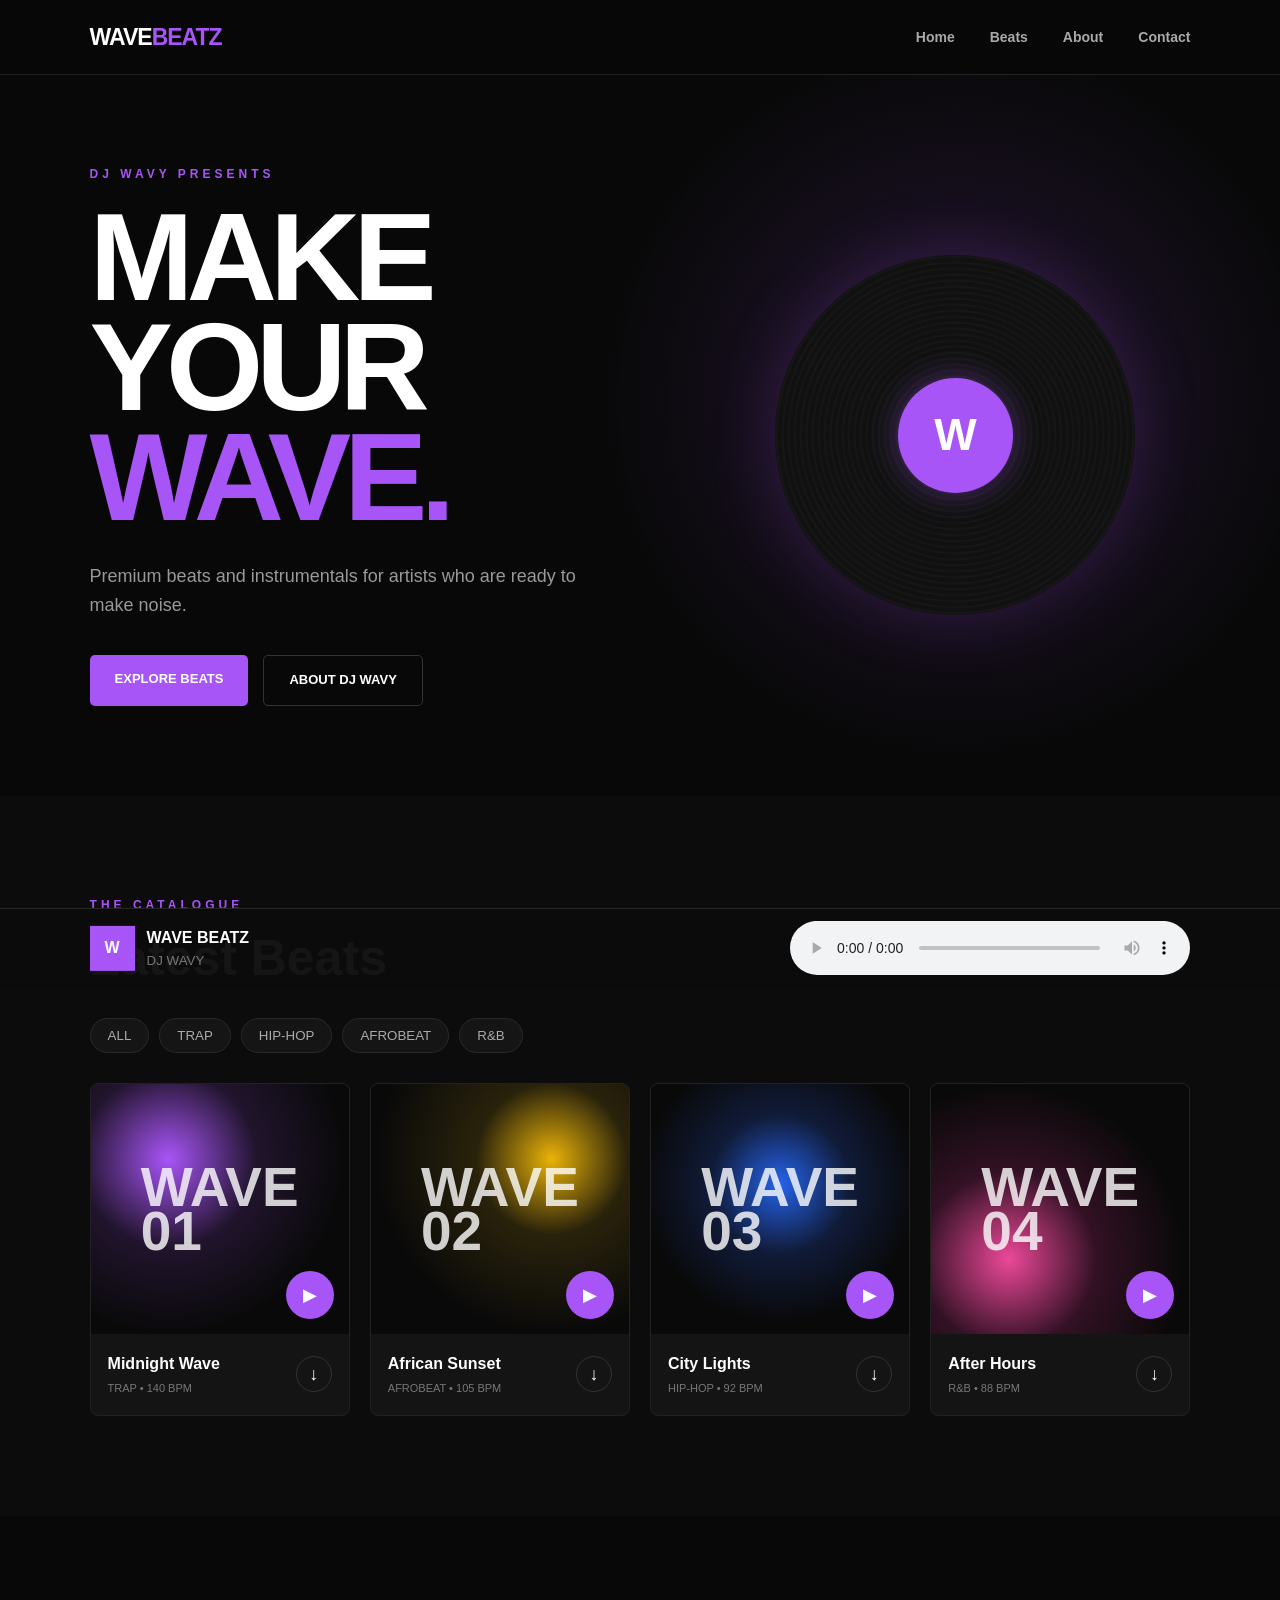
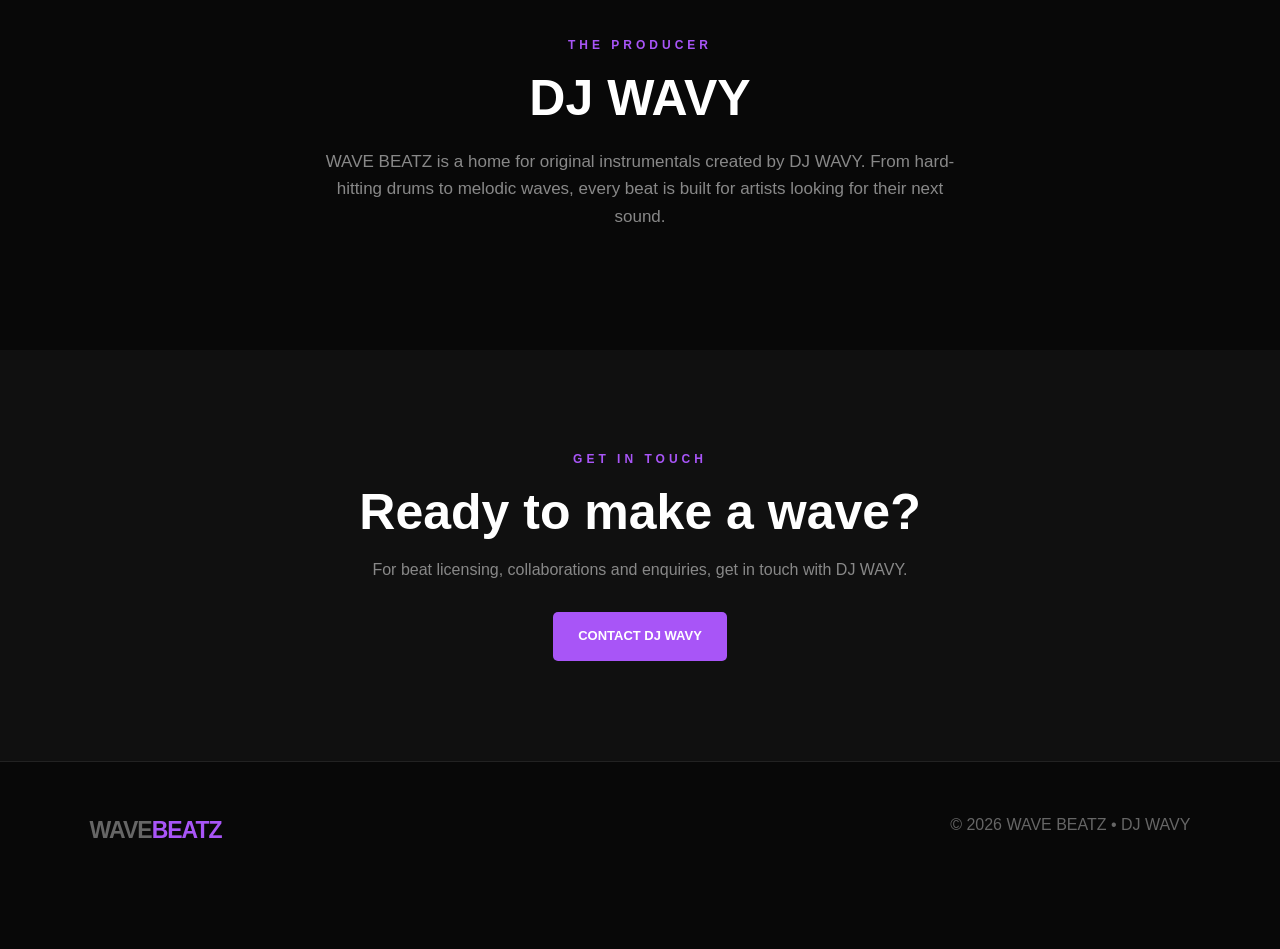
<file: index.html>
<!DOCTYPE html>
<html lang="en">
<head>
    <meta charset="UTF-8">

    <meta name="viewport"
          content="width=device-width, initial-scale=1.0">

    <meta name="description"
          content="WAVE BEATZ by DJ WAVY — premium beats, instrumentals and music for artists.">

    <meta name="keywords"
          content="DJ WAVY, WAVE BEATZ, beats, instrumentals, hip hop beats, trap beats, afrobeat">

    <meta name="author"
          content="DJ WAVY">

    <meta property="og:title"
          content="WAVE BEATZ — DJ WAVY">

    <meta property="og:description"
          content="Premium beats and instrumentals by DJ WAVY.">

    <meta property="og:type"
          content="website">

    <title>WAVE BEATZ — DJ WAVY</title>

    <link rel="stylesheet" href="css/style.css">
</head>

<body>

<header class="navbar">

    <a href="index.html" class="logo">
        WAVE<span>BEATZ</span>
    </a>

    <nav>
        <a href="#home">Home</a>
        <a href="#beats">Beats</a>
        <a href="#about">About</a>
        <a href="#contact">Contact</a>
    </nav>

    <button class="menu-btn" onclick="toggleMenu()">☰</button>

</header>


<main>

<section id="home" class="hero">

    <div class="hero-content">

        <p class="eyebrow">DJ WAVY PRESENTS</p>

        <h1>
            MAKE YOUR
            <span>WAVE.</span>
        </h1>

        <p class="hero-text">
            Premium beats and instrumentals for artists
            who are ready to make noise.
        </p>

        <div class="hero-buttons">

            <a href="#beats" class="btn primary">
                EXPLORE BEATS
            </a>

            <a href="#about" class="btn secondary">
                ABOUT DJ WAVY
            </a>

        </div>

    </div>

    <div class="hero-art">

        <div class="vinyl">
            <div class="vinyl-center">
                W
            </div>
        </div>

    </div>

</section>


<section id="beats" class="beats-section">

    <div class="section-heading">

        <div>
            <p class="eyebrow">THE CATALOGUE</p>

            <h2>Latest Beats</h2>
        </div>

        <div class="search-box">

            <input
                type="search"
                id="searchInput"
                placeholder="Search beats..."
                onkeyup="searchBeats()">

        </div>

    </div>


    <div class="categories">

        <button onclick="filterBeats('all')">
            ALL
        </button>

        <button onclick="filterBeats('trap')">
            TRAP
        </button>

        <button onclick="filterBeats('hiphop')">
            HIP-HOP
        </button>

        <button onclick="filterBeats('afro')">
            AFROBEAT
        </button>

        <button onclick="filterBeats('rnb')">
            R&B
        </button>

    </div>


    <div class="beat-grid" id="beatGrid">


        <!-- BEAT 1 -->

        <article class="beat-card"
                 data-name="Midnight Wave"
                 data-genre="trap">

            <div class="cover">

                <div class="cover-text">
                    WAVE<br>01
                </div>

                <button class="play-btn"
                        onclick="playBeat('Midnight Wave', 'audio/midnight-wave.mp3')">
                    ▶
                </button>

            </div>

            <div class="beat-info">

                <div>

                    <h3>Midnight Wave</h3>

                    <p>TRAP • 140 BPM</p>

                </div>

                <button class="download-btn"
                        onclick="downloadBeat('audio/midnight-wave.mp3')">
                    ↓
                </button>

            </div>

        </article>


        <!-- BEAT 2 -->

        <article class="beat-card"
                 data-name="African Sunset"
                 data-genre="afro">

            <div class="cover cover-two">

                <div class="cover-text">
                    WAVE<br>02
                </div>

                <button class="play-btn"
                        onclick="playBeat('African Sunset', 'audio/african-sunset.mp3')">
                    ▶
                </button>

            </div>

            <div class="beat-info">

                <div>

                    <h3>African Sunset</h3>

                    <p>AFROBEAT • 105 BPM</p>

                </div>

                <button class="download-btn"
                        onclick="downloadBeat('audio/african-sunset.mp3')">
                    ↓
                </button>

            </div>

        </article>


        <!-- BEAT 3 -->

        <article class="beat-card"
                 data-name="City Lights"
                 data-genre="hiphop">

            <div class="cover cover-three">

                <div class="cover-text">
                    WAVE<br>03
                </div>

                <button class="play-btn"
                        onclick="playBeat('City Lights', 'audio/city-lights.mp3')">
                    ▶
                </button>

            </div>

            <div class="beat-info">

                <div>

                    <h3>City Lights</h3>

                    <p>HIP-HOP • 92 BPM</p>

                </div>

                <button class="download-btn"
                        onclick="downloadBeat('audio/city-lights.mp3')">
                    ↓
                </button>

            </div>

        </article>


        <!-- BEAT 4 -->

        <article class="beat-card"
                 data-name="After Hours"
                 data-genre="rnb">

            <div class="cover cover-four">

                <div class="cover-text">
                    WAVE<br>04
                </div>

                <button class="play-btn"
                        onclick="playBeat('After Hours', 'audio/after-hours.mp3')">
                    ▶
                </button>

            </div>

            <div class="beat-info">

                <div>

                    <h3>After Hours</h3>

                    <p>R&B • 88 BPM</p>

                </div>

                <button class="download-btn"
                        onclick="downloadBeat('audio/after-hours.mp3')">
                    ↓
                </button>

            </div>

        </article>


    </div>

</section>


<section id="about" class="about">

    <p class="eyebrow">THE PRODUCER</p>

    <h2>DJ WAVY</h2>

    <p>
        WAVE BEATZ is a home for original instrumentals
        created by DJ WAVY. From hard-hitting drums to
        melodic waves, every beat is built for artists
        looking for their next sound.
    </p>

</section>


<section id="contact" class="contact">

    <p class="eyebrow">GET IN TOUCH</p>

    <h2>Ready to make a wave?</h2>

    <p>
        For beat licensing, collaborations and enquiries,
        get in touch with DJ WAVY.
    </p>

    <a href="mailto:contact@wavebeatz.com"
       class="btn primary">
        CONTACT DJ WAVY
    </a>

</section>

</main>


<!-- MUSIC PLAYER -->

<div class="player" id="player">

    <div class="player-info">

        <div class="mini-cover">
            W
        </div>

        <div>

            <strong id="playerTitle">
                WAVE BEATZ
            </strong>

            <small>
                DJ WAVY
            </small>

        </div>

    </div>

    <audio id="audioPlayer"
           controls>
    </audio>

</div>


<footer>

    <div class="logo">
        WAVE<span>BEATZ</span>
    </div>

    <p>
        © 2026 WAVE BEATZ • DJ WAVY
    </p>

</footer>


<script src="js/script.js"></script>

</body>
</html>
</file>
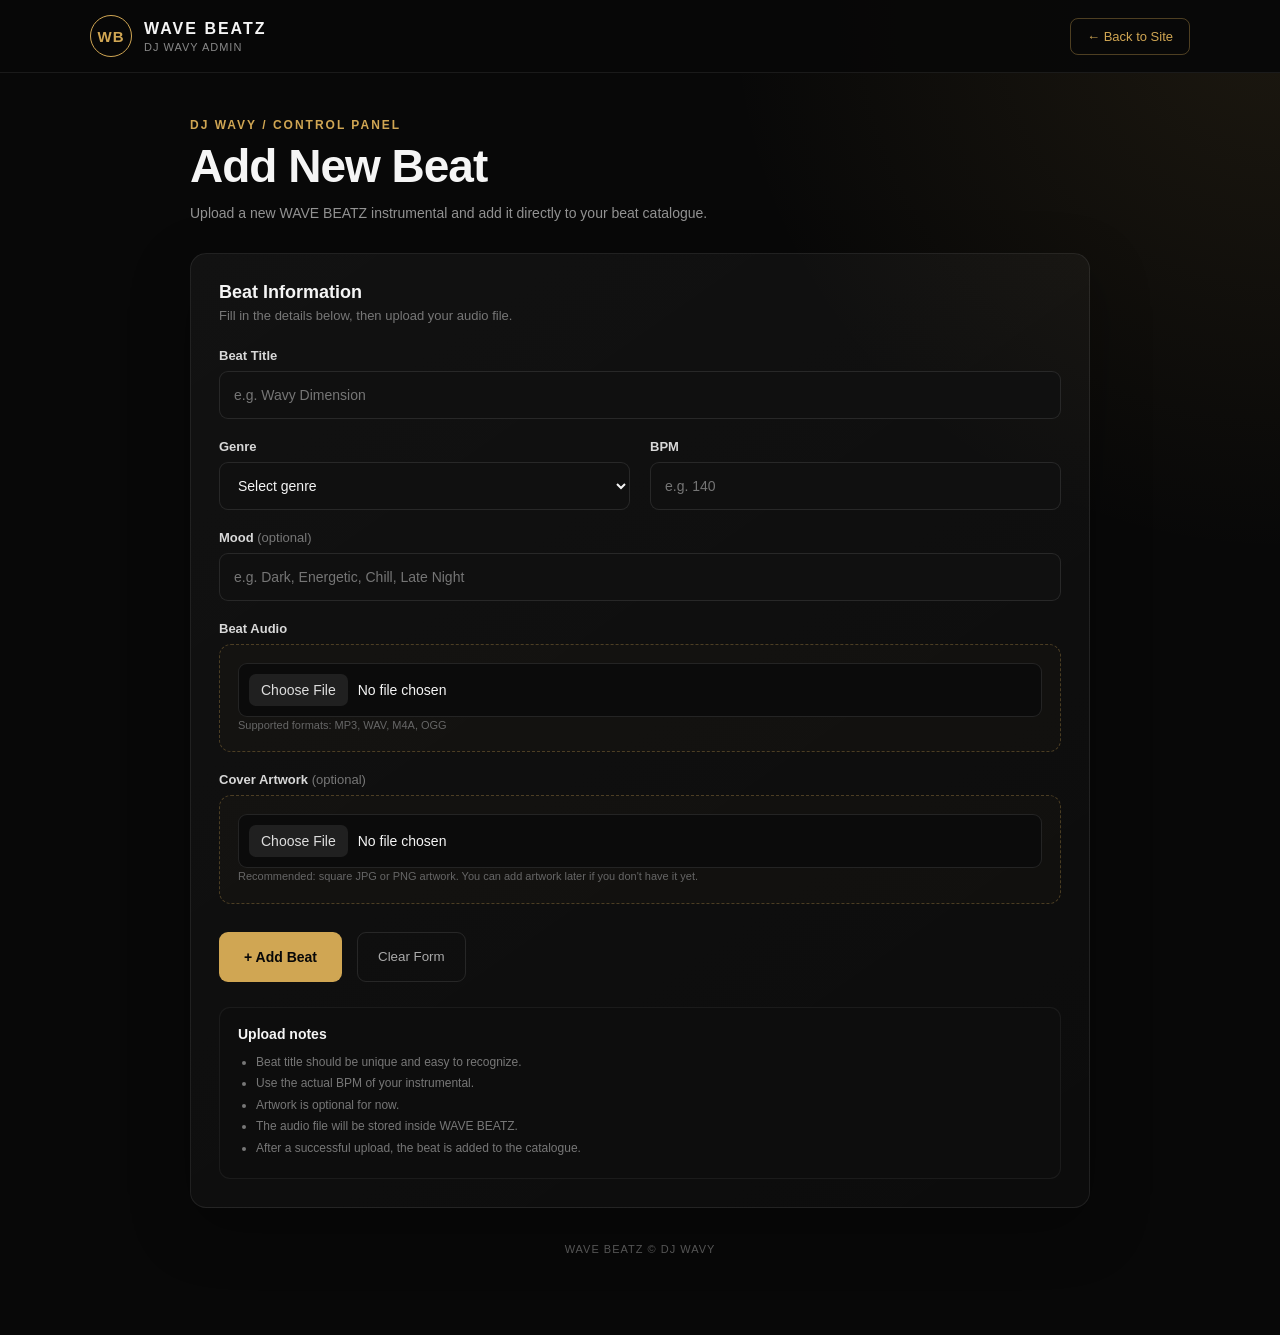
<file: templates/admin.html>
<!DOCTYPE html>
<html lang="en">
<head>
    <meta charset="UTF-8">

    <meta
        name="viewport"
        content="width=device-width, initial-scale=1.0"
    >

    <title>WAVE BEATZ — Admin</title>

    <meta
        name="description"
        content="WAVE BEATZ DJ WAVY admin beat management"
    >

    <style>
        * {
            box-sizing: border-box;
            margin: 0;
            padding: 0;
        }

        body {
            min-height: 100vh;
            background:
                radial-gradient(
                    circle at top right,
                    rgba(208, 166, 83, 0.10),
                    transparent 30%
                ),
                #080808;
            color: #f5f5f5;
            font-family:
                Arial,
                Helvetica,
                sans-serif;
        }

        a {
            color: inherit;
            text-decoration: none;
        }

        .topbar {
            width: 100%;
            border-bottom: 1px solid rgba(255,255,255,0.08);
            background: rgba(8,8,8,0.96);
        }

        .topbar-inner {
            width: min(1100px, 92%);
            min-height: 72px;
            margin: auto;
            display: flex;
            align-items: center;
            justify-content: space-between;
            gap: 20px;
        }

        .brand {
            display: flex;
            align-items: center;
            gap: 12px;
        }

        .brand-mark {
            width: 42px;
            height: 42px;
            border-radius: 50%;
            border: 1px solid #d0a653;
            display: flex;
            align-items: center;
            justify-content: center;
            color: #d0a653;
            font-size: 15px;
            font-weight: 800;
            letter-spacing: 1px;
        }

        .brand-text strong {
            display: block;
            font-size: 16px;
            letter-spacing: 2px;
        }

        .brand-text span {
            display: block;
            margin-top: 3px;
            color: #888;
            font-size: 11px;
            letter-spacing: 1px;
        }

        .back-link {
            padding: 10px 16px;
            border: 1px solid rgba(208,166,83,0.35);
            border-radius: 8px;
            color: #d0a653;
            font-size: 13px;
            transition: 0.2s ease;
        }

        .back-link:hover {
            background: rgba(208,166,83,0.10);
            border-color: #d0a653;
        }

        main {
            width: min(900px, 92%);
            margin: 45px auto 80px;
        }

        .heading {
            margin-bottom: 28px;
        }

        .heading .eyebrow {
            color: #d0a653;
            font-size: 12px;
            font-weight: 700;
            letter-spacing: 2px;
            text-transform: uppercase;
            margin-bottom: 10px;
        }

        .heading h1 {
            font-size: clamp(28px, 5vw, 46px);
            line-height: 1.05;
            letter-spacing: -1px;
            margin-bottom: 12px;
        }

        .heading p {
            color: #929292;
            line-height: 1.6;
            max-width: 650px;
            font-size: 14px;
        }

        .panel {
            background: linear-gradient(
                145deg,
                rgba(255,255,255,0.045),
                rgba(255,255,255,0.018)
            );
            border: 1px solid rgba(255,255,255,0.08);
            border-radius: 16px;
            padding: 28px;
            box-shadow: 0 20px 60px rgba(0,0,0,0.30);
        }

        .section-title {
            font-size: 18px;
            margin-bottom: 5px;
        }

        .section-description {
            color: #777;
            font-size: 13px;
            margin-bottom: 25px;
        }

        .form-grid {
            display: grid;
            grid-template-columns: 1fr 1fr;
            gap: 20px;
        }

        .field {
            display: flex;
            flex-direction: column;
            gap: 8px;
        }

        .field.full {
            grid-column: 1 / -1;
        }

        label {
            color: #d8d8d8;
            font-size: 13px;
            font-weight: 600;
        }

        label span {
            color: #777;
            font-weight: 400;
        }

        input,
        select {
            width: 100%;
            min-height: 48px;
            border-radius: 9px;
            border: 1px solid rgba(255,255,255,0.10);
            background: #101010;
            color: #f5f5f5;
            padding: 0 14px;
            outline: none;
            font-size: 14px;
        }

        input:focus,
        select:focus {
            border-color: #d0a653;
            box-shadow: 0 0 0 2px rgba(208,166,83,0.08);
        }

        select {
            appearance: auto;
        }

        input[type="file"] {
            padding: 10px;
            cursor: pointer;
        }

        input[type="file"]::file-selector-button {
            border: 0;
            border-radius: 7px;
            background: #202020;
            color: #ddd;
            padding: 8px 12px;
            margin-right: 10px;
            cursor: pointer;
        }

        .hint {
            color: #666;
            font-size: 11px;
            line-height: 1.5;
        }

        .upload-box {
            border: 1px dashed rgba(208,166,83,0.30);
            border-radius: 12px;
            padding: 18px;
            background: rgba(208,166,83,0.025);
        }

        .upload-box input {
            background: #0b0b0b;
        }

        .actions {
            margin-top: 28px;
            display: flex;
            align-items: center;
            gap: 15px;
            flex-wrap: wrap;
        }

        .submit-btn {
            min-height: 50px;
            padding: 0 25px;
            border: 0;
            border-radius: 9px;
            background: #d0a653;
            color: #080808;
            font-weight: 800;
            font-size: 14px;
            cursor: pointer;
            transition: 0.2s ease;
        }

        .submit-btn:hover {
            transform: translateY(-1px);
            filter: brightness(1.08);
        }

        .submit-btn:disabled {
            opacity: 0.55;
            cursor: wait;
            transform: none;
        }

        .clear-btn {
            min-height: 50px;
            padding: 0 20px;
            border: 1px solid rgba(255,255,255,0.10);
            border-radius: 9px;
            background: transparent;
            color: #aaa;
            cursor: pointer;
        }

        .clear-btn:hover {
            color: #fff;
            border-color: rgba(255,255,255,0.20);
        }

        .status {
            margin-top: 20px;
            padding: 14px 16px;
            border-radius: 9px;
            display: none;
            font-size: 13px;
            line-height: 1.5;
        }

        .status.success {
            display: block;
            background: rgba(67,160,71,0.10);
            border: 1px solid rgba(67,160,71,0.30);
            color: #9bdd9f;
        }

        .status.error {
            display: block;
            background: rgba(220,70,70,0.10);
            border: 1px solid rgba(220,70,70,0.30);
            color: #ff9b9b;
        }

        .status.loading {
            display: block;
            background: rgba(208,166,83,0.08);
            border: 1px solid rgba(208,166,83,0.20);
            color: #d0a653;
        }

        .info-box {
            margin-top: 25px;
            padding: 18px;
            border-radius: 11px;
            background: #0d0d0d;
            border: 1px solid rgba(255,255,255,0.06);
        }

        .info-box h3 {
            font-size: 14px;
            margin-bottom: 10px;
        }

        .info-box ul {
            padding-left: 18px;
            color: #777;
            font-size: 12px;
            line-height: 1.8;
        }

        .footer {
            margin-top: 35px;
            text-align: center;
            color: #555;
            font-size: 11px;
            letter-spacing: 1px;
        }

        @media (max-width: 650px) {
            .topbar-inner {
                min-height: 65px;
            }

            .brand-mark {
                width: 38px;
                height: 38px;
            }

            .brand-text strong {
                font-size: 14px;
            }

            .brand-text span {
                font-size: 9px;
            }

            .back-link {
                padding: 8px 11px;
                font-size: 11px;
            }

            main {
                margin-top: 30px;
            }

            .panel {
                padding: 20px 16px;
                border-radius: 13px;
            }

            .form-grid {
                grid-template-columns: 1fr;
                gap: 18px;
            }

            .field.full {
                grid-column: auto;
            }

            .actions {
                flex-direction: column;
                align-items: stretch;
            }

            .submit-btn,
            .clear-btn {
                width: 100%;
            }
        }
    </style>
</head>

<body>

    <header class="topbar">
        <div class="topbar-inner">

            <div class="brand">
                <div class="brand-mark">WB</div>

                <div class="brand-text">
                    <strong>WAVE BEATZ</strong>
                    <span>DJ WAVY ADMIN</span>
                </div>
            </div>

            <a href="/" class="back-link">
                ← Back to Site
            </a>

        </div>
    </header>


    <main>

        <section class="heading">
            <div class="eyebrow">DJ WAVY / CONTROL PANEL</div>

            <h1>Add New Beat</h1>

            <p>
                Upload a new WAVE BEATZ instrumental and add it directly
                to your beat catalogue.
            </p>
        </section>


        <section class="panel">

            <h2 class="section-title">
                Beat Information
            </h2>

            <p class="section-description">
                Fill in the details below, then upload your audio file.
            </p>


            <form
                id="beatForm"
                enctype="multipart/form-data"
            >

                <div class="form-grid">

                    <!-- TITLE -->
                    <div class="field full">
                        <label for="title">
                            Beat Title
                        </label>

                        <input
                            type="text"
                            id="title"
                            name="title"
                            placeholder="e.g. Wavy Dimension"
                            required
                        >
                    </div>


                    <!-- GENRE -->
                    <div class="field">

                        <label for="genre">
                            Genre
                        </label>

                        <select
                            id="genre"
                            name="genre"
                            required
                        >
                            <option value="">Select genre</option>
                            <option value="TRAP">Trap</option>
                            <option value="HIP-HOP">Hip-Hop</option>
                            <option value="AFROBEAT">Afrobeat</option>
                            <option value="DANCEHALL">Dancehall</option>
                            <option value="R&B">R&B</option>
                            <option value="DRILL">Drill</option>
                            <option value="AMAPIANO">Amapiano</option>
                            <option value="POP">Pop</option>
                            <option value="OTHER">Other</option>
                        </select>

                    </div>


                    <!-- BPM -->
                    <div class="field">

                        <label for="bpm">
                            BPM
                        </label>

                        <input
                            type="number"
                            id="bpm"
                            name="bpm"
                            min="1"
                            max="300"
                            placeholder="e.g. 140"
                            required
                        >

                    </div>


                    <!-- MOOD -->
                    <div class="field full">

                        <label for="mood">
                            Mood
                            <span>(optional)</span>
                        </label>

                        <input
                            type="text"
                            id="mood"
                            name="mood"
                            placeholder="e.g. Dark, Energetic, Chill, Late Night"
                        >

                    </div>


                    <!-- AUDIO -->
                    <div class="field full">

                        <label for="audio">
                            Beat Audio
                        </label>

                        <div class="upload-box">

                            <input
                                type="file"
                                id="audio"
                                name="audio"
                                accept=".mp3,.wav,.m4a,.ogg,audio/*"
                                required
                            >

                            <div class="hint">
                                Supported formats: MP3, WAV, M4A, OGG
                            </div>

                        </div>

                    </div>


                    <!-- ARTWORK -->
                    <div class="field full">

                        <label for="artwork">
                            Cover Artwork
                            <span>(optional)</span>
                        </label>

                        <div class="upload-box">

                            <input
                                type="file"
                                id="artwork"
                                name="artwork"
                                accept=".jpg,.jpeg,.png,.webp,image/*"
                            >

                            <div class="hint">
                                Recommended: square JPG or PNG artwork.
                                You can add artwork later if you don't have it yet.
                            </div>

                        </div>

                    </div>

                </div>


                <div class="actions">

                    <button
                        type="submit"
                        class="submit-btn"
                        id="submitBtn"
                    >
                        + Add Beat
                    </button>

                    <button
                        type="button"
                        class="clear-btn"
                        id="clearBtn"
                    >
                        Clear Form
                    </button>

                </div>


                <div
                    id="status"
                    class="status"
                    role="status"
                ></div>

            </form>


            <div class="info-box">

                <h3>Upload notes</h3>

                <ul>
                    <li>Beat title should be unique and easy to recognize.</li>
                    <li>Use the actual BPM of your instrumental.</li>
                    <li>Artwork is optional for now.</li>
                    <li>The audio file will be stored inside WAVE BEATZ.</li>
                    <li>After a successful upload, the beat is added to the catalogue.</li>
                </ul>

            </div>

        </section>


        <div class="footer">
            WAVE BEATZ © DJ WAVY
        </div>

    </main>


    <script>

        const form = document.getElementById("beatForm");
        const statusBox = document.getElementById("status");
        const submitBtn = document.getElementById("submitBtn");
        const clearBtn = document.getElementById("clearBtn");


        function showStatus(message, type) {

            statusBox.textContent = message;

            statusBox.className = "status " + type;
        }


        function clearStatus() {

            statusBox.textContent = "";

            statusBox.className = "status";
        }


        clearBtn.addEventListener("click", function () {

            form.reset();

            clearStatus();

        });


        form.addEventListener("submit", async function (event) {

            event.preventDefault();

            clearStatus();

            const audioFile =
                document.getElementById("audio").files[0];

            if (!audioFile) {

                showStatus(
                    "Please select an audio file.",
                    "error"
                );

                return;
            }


            const formData = new FormData(form);


            submitBtn.disabled = true;

            submitBtn.textContent = "Uploading...";


            showStatus(
                "Uploading beat to WAVE BEATZ...",
                "loading"
            );


            try {

                const response = await fetch(
                    "/api/add-beat",
                    {
                        method: "POST",
                        body: formData
                    }
                );


                let result;

                try {

                    result = await response.json();

                } catch (jsonError) {

                    throw new Error(
                        "The server returned an invalid response."
                    );

                }


                if (!response.ok || !result.success) {

                    throw new Error(
                        result.error ||
                        "The beat could not be uploaded."
                    );

                }


                showStatus(
                    "✓ Beat added successfully: " +
                    result.title,
                    "success"
                );


                form.reset();


            } catch (error) {

                showStatus(
                    "Upload failed: " + error.message,
                    "error"
                );

            } finally {

                submitBtn.disabled = false;

                submitBtn.textContent = "+ Add Beat";

            }

        });

    </script>

</body>
</html>
</file>
<file: css/style.css>
* {
    margin: 0;
    padding: 0;
    box-sizing: border-box;
}

html {
    scroll-behavior: smooth;
}

body {
    background: #080808;
    color: #ffffff;
    font-family: Arial, Helvetica, sans-serif;
    line-height: 1.6;
}

a {
    color: inherit;
    text-decoration: none;
}


/* NAVBAR */

.navbar {
    position: sticky;
    top: 0;
    z-index: 1000;

    height: 75px;

    display: flex;
    align-items: center;
    justify-content: space-between;

    padding: 0 7%;

    background: rgba(8, 8, 8, 0.92);

    border-bottom: 1px solid #222;

    backdrop-filter: blur(15px);
}

.logo {
    font-size: 23px;
    font-weight: 900;
    letter-spacing: -1px;
}

.logo span {
    color: #a855f7;
}

.navbar nav {
    display: flex;
    gap: 35px;
}

.navbar nav a {
    color: #aaa;
    font-size: 14px;
    font-weight: bold;
    transition: 0.3s;
}

.navbar nav a:hover {
    color: white;
}

.menu-btn {
    display: none;

    background: none;
    border: none;

    color: white;
    font-size: 25px;
}


/* HERO */

.hero {
    min-height: 680px;

    padding: 90px 7%;

    display: flex;
    align-items: center;
    justify-content: space-between;

    overflow: hidden;

    background:
        radial-gradient(
            circle at 75% 45%,
            rgba(168, 85, 247, 0.18),
            transparent 35%
        );
}

.hero-content {
    max-width: 650px;
}

.eyebrow {
    color: #a855f7;

    font-size: 12px;
    font-weight: bold;

    letter-spacing: 4px;

    margin-bottom: 18px;
}

.hero h1 {
    font-size: clamp(60px, 10vw, 125px);

    line-height: 0.88;

    letter-spacing: -7px;

    font-weight: 900;
}

.hero h1 span {
    color: #a855f7;
}

.hero-text {
    max-width: 500px;

    margin-top: 30px;

    color: #999;

    font-size: 18px;
}

.hero-buttons {
    display: flex;
    gap: 15px;

    margin-top: 35px;
}


/* BUTTONS */

.btn {
    display: inline-block;

    padding: 14px 25px;

    border-radius: 5px;

    font-size: 13px;
    font-weight: bold;

    transition: 0.3s;
}

.primary {
    background: #a855f7;
}

.primary:hover {
    transform: translateY(-3px);

    box-shadow:
        0 10px 30px rgba(168, 85, 247, 0.3);
}

.secondary {
    border: 1px solid #333;
}

.secondary:hover {
    border-color: #a855f7;
}


/* VINYL */

.hero-art {
    padding-right: 5%;
}

.vinyl {
    width: 360px;
    height: 360px;

    border-radius: 50%;

    display: flex;
    align-items: center;
    justify-content: center;

    background:
        repeating-radial-gradient(
            circle,
            #111 0px,
            #111 3px,
            #181818 4px,
            #111 6px
        );

    box-shadow:
        0 0 70px rgba(168, 85, 247, 0.2);

    animation: spin 12s linear infinite;
}

.vinyl-center {
    width: 115px;
    height: 115px;

    display: flex;
    align-items: center;
    justify-content: center;

    border-radius: 50%;

    background: #a855f7;

    font-size: 45px;
    font-weight: 900;

    box-shadow: 0 0 30px rgba(168, 85, 247, 0.4);
}

@keyframes spin {
    from {
        transform: rotate(0deg);
    }

    to {
        transform: rotate(360deg);
    }
}


/* BEATS */

.beats-section {
    padding: 100px 7%;
    background: #0c0c0c;
}

.section-heading {
    display: flex;
    justify-content: space-between;
    align-items: end;

    margin-bottom: 35px;
}

.section-heading h2,
.about h2,
.contact h2 {
    font-size: 50px;
    line-height: 1;
}

.search-box input {
    width: 250px;

    padding: 13px 18px;

    border-radius: 5px;

    border: 1px solid #292929;

    background: #151515;

    color: white;

    outline: none;
}

.search-box input:focus {
    border-color: #a855f7;
}


/* CATEGORIES */

.categories {
    display: flex;
    gap: 10px;

    margin-bottom: 30px;

    overflow-x: auto;
}

.categories button {
    padding: 9px 17px;

    background: #151515;

    color: #aaa;

    border: 1px solid #292929;

    border-radius: 20px;

    cursor: pointer;

    white-space: nowrap;
}

.categories button:hover {
    background: #a855f7;
    color: white;
}


/* BEAT GRID */

.beat-grid {
    display: grid;

    grid-template-columns:
        repeat(4, 1fr);

    gap: 20px;
}

.beat-card {
    background: #141414;

    border: 1px solid #222;

    border-radius: 8px;

    overflow: hidden;

    transition: 0.3s;
}

.beat-card:hover {
    transform: translateY(-5px);

    border-color: #444;
}

.cover {
    height: 250px;

    position: relative;

    display: flex;

    align-items: center;
    justify-content: center;

    background:
        radial-gradient(
            circle at 30% 30%,
            #a855f7,
            #21142d 35%,
            #090909 70%
        );
}

.cover-two {
    background:
        radial-gradient(
            circle at 70% 30%,
            #eab308,
            #29220b 30%,
            #090909 70%
        );
}

.cover-three {
    background:
        radial-gradient(
            circle at 50% 40%,
            #2563eb,
            #101b38 35%,
            #090909 70%
        );
}

.cover-four {
    background:
        radial-gradient(
            circle at 30% 70%,
            #ec4899,
            #321124 35%,
            #090909 70%
        );
}

.cover-text {
    font-size: 55px;

    line-height: 0.8;

    font-weight: 900;

    opacity: 0.8;
}

.play-btn {
    position: absolute;

    bottom: 15px;
    right: 15px;

    width: 48px;
    height: 48px;

    border-radius: 50%;

    border: none;

    background: #a855f7;

    color: white;

    cursor: pointer;

    font-size: 18px;
}

.beat-info {
    display: flex;

    align-items: center;
    justify-content: space-between;

    padding: 17px;
}

.beat-info h3 {
    font-size: 16px;
}

.beat-info p {
    color: #777;

    font-size: 11px;

    margin-top: 4px;
}

.download-btn {
    width: 36px;
    height: 36px;

    border-radius: 50%;

    background: transparent;

    border: 1px solid #333;

    color: white;

    cursor: pointer;

    font-size: 18px;
}

.download-btn:hover {
    background: #a855f7;

    border-color: #a855f7;
}


/* ABOUT */

.about {
    padding: 120px 15%;

    text-align: center;

    background: #080808;
}

.about h2 {
    margin-bottom: 25px;
}

.about > p:last-child {
    max-width: 650px;

    margin: auto;

    color: #888;

    font-size: 17px;
}


/* CONTACT */

.contact {
    padding: 100px 7%;

    text-align: center;

    background: #101010;
}

.contact h2 {
    margin-bottom: 20px;
}

.contact p:not(.eyebrow) {
    color: #888;

    max-width: 550px;

    margin: 0 auto 30px;
}


/* PLAYER */

.player {
    position: fixed;

    bottom: 0;
    left: 0;

    width: 100%;

    z-index: 2000;

    display: flex;

    align-items: center;
    justify-content: space-between;

    gap: 20px;

    padding: 12px 7%;

    background: rgba(12, 12, 12, 0.96);

    border-top: 1px solid #292929;

    transform: translateY(110%);

    transition: 0.4s;
}

.player.active {
    transform: translateY(0);
}

.player-info {
    display: flex;

    align-items: center;

    gap: 12px;

    min-width: 180px;
}

.player-info small {
    display: block;

    color: #777;
}

.mini-cover {
    width: 45px;
    height: 45px;

    display: flex;
    align-items: center;
    justify-content: center;

    background: #a855f7;

    font-weight: 900;
}

.player audio {
    width: 400px;
}


/* FOOTER */

footer {
    padding: 50px 7% 100px;

    display: flex;

    justify-content: space-between;

    color: #666;

    border-top: 1px solid #222;
}


/* MOBILE */

@media (max-width: 900px) {

    .navbar nav {
        display: none;
    }

    .menu-btn {
        display: block;
    }

    .hero {
        min-height: 600px;

        text-align: center;

        justify-content: center;
    }

    .hero-art {
        display: none;
    }

    .hero-buttons {
        justify-content: center;
    }

    .beat-grid {
        grid-template-columns:
            repeat(2, 1fr);
    }

    .section-heading {
        align-items: flex-start;

        flex-direction: column;

        gap: 25px;
    }

    .search-box input {
        width: 100%;
    }

    .player {
        padding: 10px 4%;
    }

    .player audio {
        width: 50%;
    }
}


@media (max-width: 600px) {

    .hero h1 {
        font-size: 65px;

        letter-spacing: -4px;
    }

    .hero-text {
        font-size: 15px;
    }

    .hero-buttons {
        flex-direction: column;
    }

    .beat-grid {
        grid-template-columns: 1fr;
    }

    .cover {
        height: 300px;
    }

    .section-heading h2,
    .about h2,
    .contact h2 {
        font-size: 40px;
    }

    .about {
        padding: 90px 8%;
    }

    .player-info {
        min-width: 130px;
    }

    .player-info strong {
        font-size: 12px;
    }

    footer {
        flex-direction: column;

        gap: 15px;
    }
}

/* ==========================================
   BEAT DETAIL ARTWORK
   Compact premium artwork on mobile
========================================== */

.beat-artwork {
    width: 100%;
    max-width: 520px;
    margin: 0 auto;
    overflow: hidden;
    border-radius: 12px;
}

.beat-artwork img {
    display: block;
    width: 100%;
    height: auto;
    max-height: 520px;
    object-fit: cover;
    border-radius: 12px;
}

/* MOBILE BEAT ARTWORK */

@media (max-width: 700px) {

    .beat-artwork {
        max-width: 320px;
        max-height: 320px;
        margin: 0 auto 24px;
    }

    .beat-artwork img {
        width: 100%;
        height: 320px;
        max-height: 320px;
        object-fit: cover;
        border-radius: 10px;
    }

}


/* =========================================================
   WAVE BEATZ - BEAT DETAIL PAGE FIX
========================================================= */

.beat-page {
    width: 100%;
    max-width: 1100px;
    margin: 0 auto;
    padding: 30px 20px 120px;
    box-sizing: border-box;
}

.beat-hero {
    width: 100%;
    display: flex;
    flex-direction: column;
    align-items: center;
    gap: 28px;
}

.beat-artwork {
    width: 100%;
    max-width: 360px;
    height: 360px;
    max-height: 360px;
    margin: 0 auto;
    overflow: hidden;
    border-radius: 14px;
    box-sizing: border-box;
}

.beat-artwork img {
    display: block;
    width: 100%;
    height: 100%;
    max-width: 100%;
    max-height: 100%;
    min-width: 0;
    min-height: 0;
    object-fit: cover;
    border-radius: 14px;
}

.beat-artwork-placeholder {
    width: 100%;
    height: 100%;
    display: flex;
    flex-direction: column;
    align-items: center;
    justify-content: center;
    box-sizing: border-box;
}

.beat-information {
    width: 100%;
    max-width: 760px;
    box-sizing: border-box;
}

@media (max-width: 700px) {

    .beat-page {
        width: 100%;
        padding: 18px 14px 110px;
        margin: 0;
        box-sizing: border-box;
    }

    .beat-hero {
        width: 100%;
        gap: 20px;
    }

    .beat-artwork {
        width: 280px;
        height: 280px;
        max-width: 280px;
        max-height: 280px;
        flex: 0 0 280px;
        margin: 0 auto;
    }

    .beat-artwork img {
        width: 280px;
        height: 280px;
        max-width: 280px;
        max-height: 280px;
        object-fit: cover;
    }

    .beat-information {
        width: 100%;
        max-width: 100%;
    }
}

@media (max-width: 380px) {

    .beat-artwork {
        width: 250px;
        height: 250px;
        max-width: 250px;
        max-height: 250px;
        flex-basis: 250px;
    }

    .beat-artwork img {
        width: 250px;
        height: 250px;
        max-width: 250px;
        max-height: 250px;
    }
}


/* =========================================================
   STAGE 7.2 - LICENSE MODAL
========================================================= */

body.license-modal-open {
    overflow: hidden;
}

.license-modal {
    position: fixed;
    inset: 0;
    z-index: 99999;
    display: none;
    align-items: center;
    justify-content: center;
    padding: 20px;
    box-sizing: border-box;
}

.license-modal.is-open {
    display: flex;
}

.license-modal-overlay {
    position: absolute;
    inset: 0;
    background: rgba(0, 0, 0, 0.82);
    backdrop-filter: blur(8px);
}

.license-modal-box {
    position: relative;
    z-index: 2;
    width: 100%;
    max-width: 620px;
    max-height: 90vh;
    overflow-y: auto;
    padding: 32px;
    box-sizing: border-box;
    background: #101010;
    border: 1px solid #2b2b2b;
    border-radius: 16px;
    box-shadow: 0 25px 80px rgba(0, 0, 0, 0.7);
}

.license-modal-close {
    position: absolute;
    top: 14px;
    right: 16px;
    width: 40px;
    height: 40px;
    border: 1px solid #333;
    border-radius: 50%;
    background: #181818;
    color: #ffffff;
    font-size: 25px;
    line-height: 1;
    cursor: pointer;
}

.license-modal-close:hover {
    background: #242424;
}

.license-modal-box h2 {
    margin: 8px 45px 10px 0;
    color: #ffffff;
    font-size: 28px;
    line-height: 1.1;
    letter-spacing: -0.5px;
}

.license-modal-intro {
    margin: 0 0 24px;
    color: #a9a9a9;
    line-height: 1.6;
}

.license-modal-intro strong {
    color: #ffffff;
}

.license-modal-options {
    display: flex;
    flex-direction: column;
    gap: 10px;
}

.license-choice {
    width: 100%;
    display: flex;
    align-items: center;
    gap: 16px;
    padding: 18px;
    box-sizing: border-box;
    border: 1px solid #2b2b2b;
    border-radius: 12px;
    background: #161616;
    color: #ffffff;
    text-align: left;
    cursor: pointer;
    transition: transform 0.2s ease, border-color 0.2s ease, background 0.2s ease;
}

.license-choice:hover {
    transform: translateY(-2px);
    border-color: #666;
    background: #1c1c1c;
}

.choice-number {
    flex: 0 0 42px;
    font-size: 12px;
    font-weight: 700;
    color: #888888;
}

.choice-content {
    flex: 1;
    display: flex;
    flex-direction: column;
    gap: 5px;
}

.choice-content strong {
    font-size: 15px;
    letter-spacing: 0.5px;
}

.choice-content small {
    color: #888888;
    font-size: 11px;
    letter-spacing: 0.5px;
}

.choice-arrow {
    font-size: 22px;
    color: #999999;
}

.license-request {
    padding: 22px;
    border: 1px solid #2b2b2b;
    border-radius: 12px;
    background: #161616;
}

.license-request h3 {
    margin: 6px 0 12px;
    color: #ffffff;
    font-size: 22px;
}

.license-request p {
    color: #a9a9a9;
    line-height: 1.6;
}

.license-request p strong {
    color: #ffffff;
}

.license-request-actions {
    display: flex;
    flex-direction: column;
    gap: 10px;
    margin-top: 20px;
}

.license-request .license-button {
    display: block;
    width: 100%;
    box-sizing: border-box;
    text-align: center;
    text-decoration: none;
}

.license-back-button {
    width: 100%;
    padding: 13px 16px;
    border: 1px solid #333333;
    border-radius: 8px;
    background: transparent;
    color: #aaaaaa;
    cursor: pointer;
    font-size: 12px;
    font-weight: 700;
    letter-spacing: 0.5px;
}

.license-back-button:hover {
    color: #ffffff;
    border-color: #666666;
}

.license-modal-note {
    margin: 22px 0 0;
    padding-top: 16px;
    border-top: 1px solid #242424;
    color: #777777;
    font-size: 11px;
    line-height: 1.6;
}

.license-modal [hidden] {
    display: none;
}

@media (max-width: 600px) {

    .license-modal {
        padding: 12px;
    }

    .license-modal-box {
        max-height: 94vh;
        padding: 24px 18px;
        border-radius: 14px;
    }

    .license-modal-box h2 {
        font-size: 23px;
    }

    .license-choice {
        padding: 15px;
    }

    .choice-number {
        flex-basis: 30px;
    }

}
</file>
